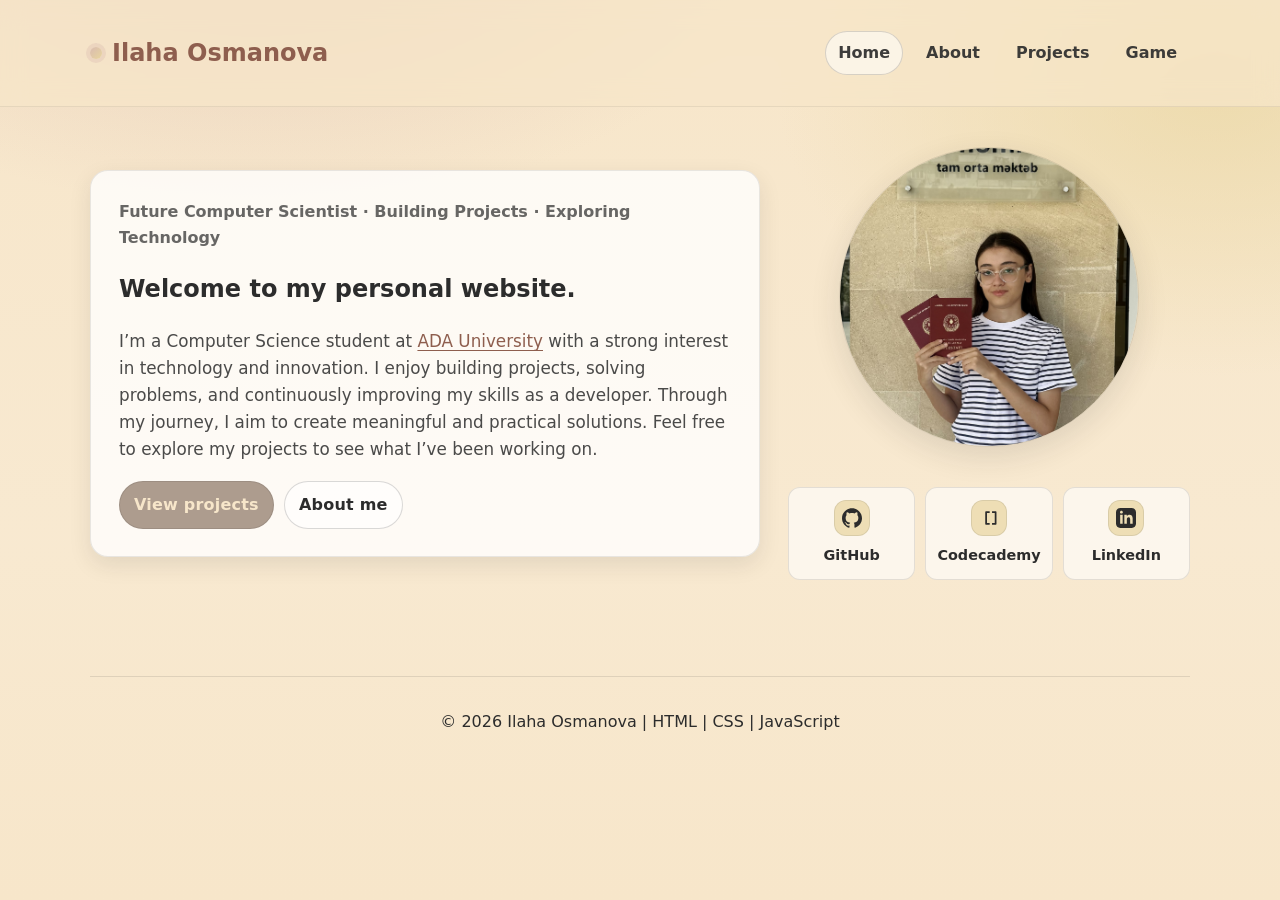
<file: index.html>
<!DOCTYPE html>
<html lang="en">
<head>
  <meta charset="UTF-8">
  <meta name="viewport" content="width=device-width, initial-scale=1.0">
  <title>Ilaha Osmanova | Personal Website</title>
  <link rel="stylesheet" href="style.css">
</head>
<body>
  <a class="skip-link" href="#main">Skip to content</a>

  <header class="site-header">
    <div class="container nav-wrap">
      <a class="brand" aria-label="Site brand" href="index.html">
        <span class="brand-mark" aria-hidden="true"></span>
        <h2> Ilaha Osmanova</h2>
      </a>

      <nav class="nav" aria-label="Primary">
        <a class="nav-link" href="index.html" aria-current="page">Home</a>
        <a class="nav-link" href="about.html">About</a>
        <a class="nav-link" href="projects.html">Projects</a>
        <a class="nav-link" href="game.html">Game</a>
      </nav>
    </div>
  </header>

  <main id="main">
    <section class="section hero" aria-label="Hero">
      <div class="container hero-grid">
        <div class="hero-copy">
          <p class="eyebrow">Future Computer Scientist · Building Projects · Exploring Technology</p>
          <h1>Welcome to my personal website.</h1>
          <p class="hero-subtitle">
            I’m a Computer Science student at <a href="https://www.ada.edu.az/en">ADA University</a> with a strong interest in technology and innovation. I enjoy building projects, solving problems, and continuously improving my skills as a developer. Through my journey, I aim to create meaningful and practical solutions. Feel free to explore my projects to see what I’ve been working on.
          </p>
          <div class="hero-actions">
            <a class="button button-primary" href="projects.html">View projects</a>
            <a class="button button-secondary" href="about.html">About me</a>
          </div>
        </div>

        <div class="hero-media" aria-label="Profile photo">
          <img
            src="images/profile.jpg"
            alt="Portrait photo of Ilaha Osmanova"
            class="avatar"
            loading="eager"
          >
        </div>

        <div class="social-links-grid" aria-label="Social links">
          <a href="https://github.com/ilahaosmanova/personal-website" target="_blank" rel="noopener noreferrer" class="social-link-card github">
            <span class="icon" aria-hidden="true">
              <svg viewBox="0 0 24 24" fill="currentColor">
                <path d="M12 .297c-6.63 0-12 5.373-12 12 0 5.303 3.438 9.8 8.205 11.385.6.113.82-.258.82-.577 0-.285-.01-1.04-.015-2.04-3.338.724-4.042-1.61-4.042-1.61C4.422 18.07 3.633 17.7 3.633 17.7c-1.087-.744.084-.729.084-.729 1.205.084 1.838 1.236 1.838 1.236 1.07 1.835 2.809 1.305 3.495.998.108-.776.417-1.305.76-1.605-2.665-.3-5.466-1.332-5.466-5.93 0-1.31.465-2.38 1.235-3.22-.135-.303-.54-1.523.105-3.176 0 0 1.005-.322 3.3 1.23.96-.267 1.98-.399 3-.405 1.02.006 2.04.138 3 .405 2.28-1.552 3.285-1.23 3.285-1.23.645 1.653.24 2.873.12 3.176.765.84 1.23 1.91 1.23 3.22 0 4.61-2.805 5.625-5.475 5.92.42.36.81 1.096.81 2.22 0 1.606-.015 2.896-.015 3.286 0 .315.21.69.825.57C20.565 22.092 24 17.592 24 12.297c0-6.627-5.373-12-12-12"/>
              </svg>
            </span>
            <span class="social-label">GitHub</span>
          </a>
          <a href="https://www.codecademy.com/profiles/SITEstudent" target="_blank" rel="noopener noreferrer" class="social-link-card codecademy">
            <span class="icon" aria-hidden="true">
              <svg viewBox="0 0 24 24" fill="currentColor">
                <path d="M12.82 20H8.35a.86.86 0 0 1-.86-.86V4.86c0-.48.38-.86.86-.86h4.47v2.09H9.58V17.9h3.24V20zm2.83 0h4.47a.86.86 0 0 0 .86-.86V4.86a.86.86 0 0 0-.86-.86h-4.47v2.09h3.24V17.9h-3.24V20z"/>
              </svg>
            </span>
            <span class="social-label">Codecademy</span>
          </a>
          <a href="https://www.linkedin.com/in/ilaha-osmanova-004886389/" target="_blank" rel="noopener noreferrer" class="social-link-card linkedin">
            <span class="icon" aria-hidden="true">
              <svg viewBox="0 0 24 24" fill="currentColor">
                <path d="M19 0h-14c-2.761 0-5 2.239-5 5v14c0 2.761 2.239 5 5 5h14c2.762 0 5-2.239 5-5v-14c0-2.761-2.238-5-5-5zm-11 19h-3v-11h3v11zm-1.5-12.268c-.966 0-1.75-.79-1.75-1.764s.784-1.764 1.75-1.764 1.75.79 1.75 1.764-.783 1.764-1.75 1.764zm13.5 12.268h-3v-5.604c0-3.368-4-3.113-4 0v5.604h-3v-11h3v1.765c1.396-2.586 7-2.777 7 2.476v6.759z"/>
              </svg>
            </span>
            <span class="social-label">LinkedIn</span>
          </a>
        </div>
      </div>
    </section>
  </main>

  <footer>
    <div class="container footer-inner">
      <p class="footer-text">
        &copy; 2026 Ilaha Osmanova <span>|</span> HTML | CSS | JavaScript
      </p>
    </div>
  </footer>
</body>
</html>
</file>
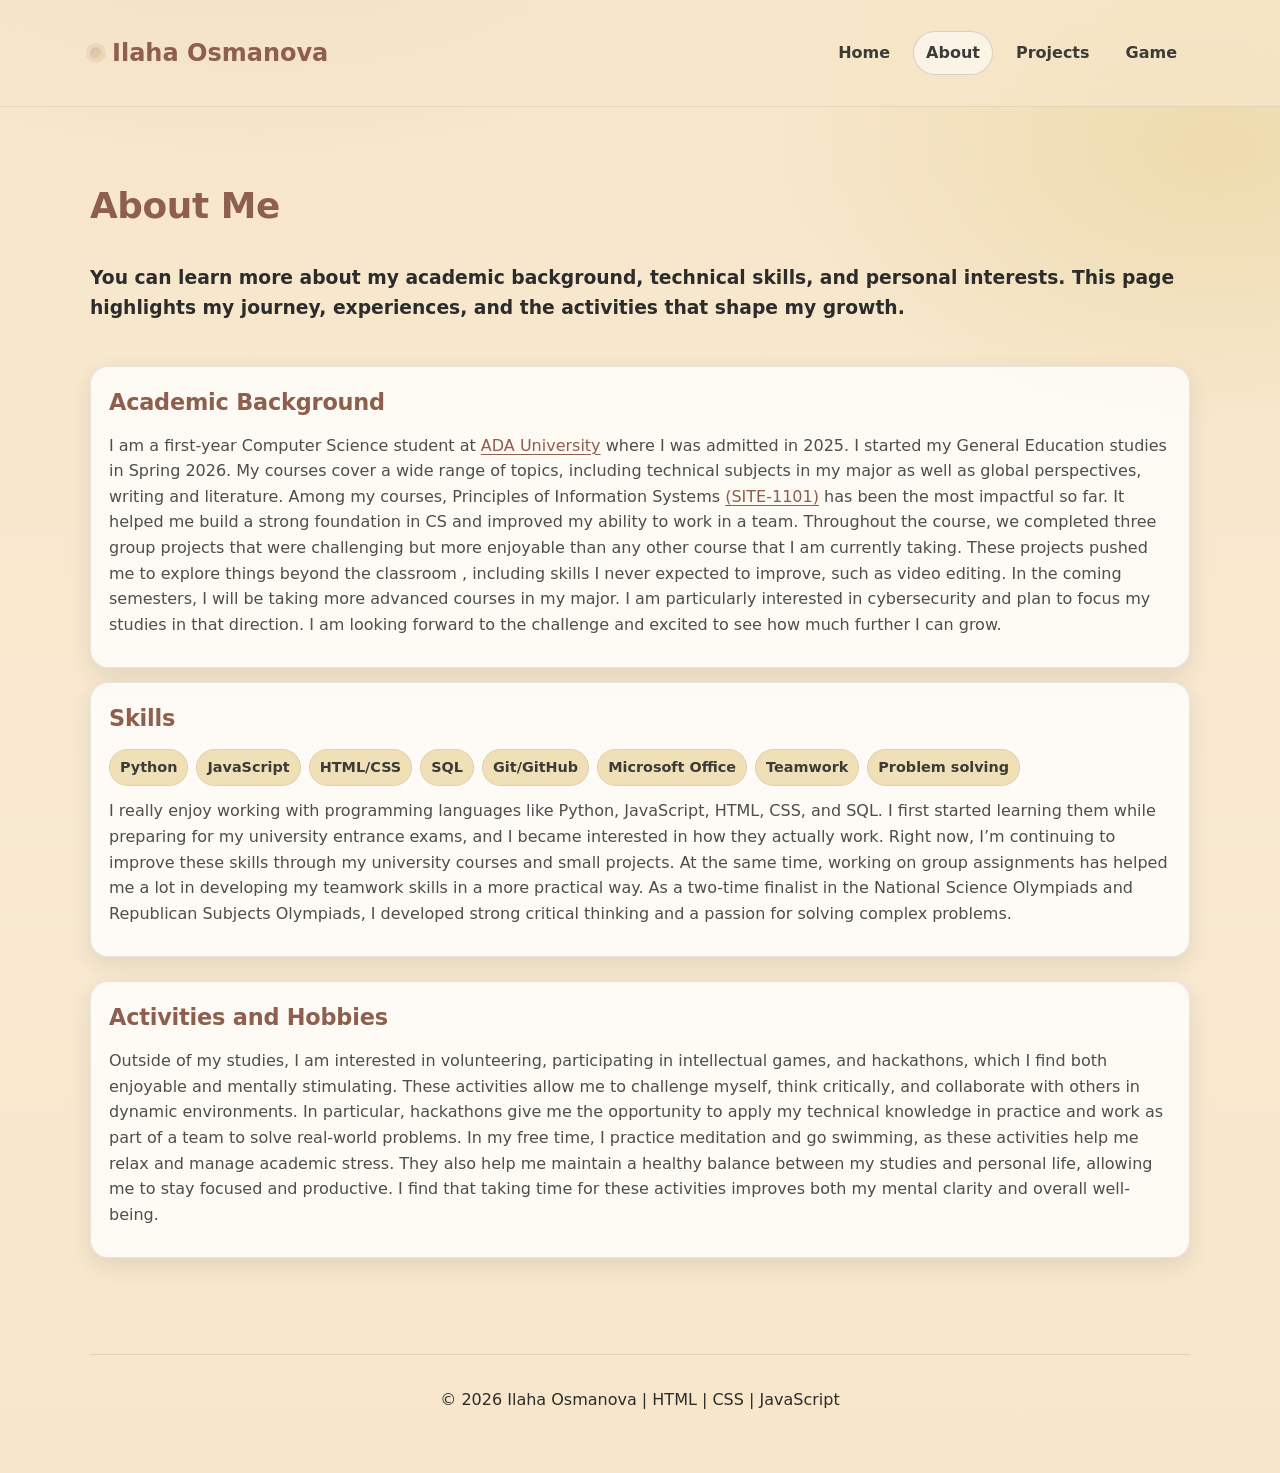
<file: about.html>
<!DOCTYPE html>
<html lang="en">
<head>
  <meta charset="UTF-8">
  <meta name="viewport" content="width=device-width, initial-scale=1.0">
  <title>About | Ilaha Osmanova</title>
  <link rel="stylesheet" href="style.css">
</head>
<body>
  <a class="skip-link" href="#main">Skip to content</a>

  <header class="site-header">
    <div class="container nav-wrap">
      <a class="brand" aria-label="Site brand" href="index.html">
        <span class="brand-mark" aria-hidden="true"></span>
        <h2>Ilaha Osmanova</h2>
      </a>

      <nav class="nav" aria-label="Primary">
        <a class="nav-link" href="index.html">Home</a>
        <a class="nav-link" href="about.html" aria-current="page">About</a>
        <a class="nav-link" href="projects.html">Projects</a>
        <a class="nav-link" href="game.html">Game</a>
      </nav>
    </div>
  </header>

  <main id="main">
    <section class="section" aria-label="About Me">
      <div class="container">
        <div class="section-head">
          <h1 class="section-title">About Me</h1>
          <h3>
            You can learn more about my academic background, technical skills, and personal interests. This page highlights my journey, experiences, and the activities that shape my growth.
          </h3>
        </div>

        <div class="grid grid-1" style="margin-top: 24px;">
          <div class="card about-card">
            <h2 class="skill-title" style="margin-bottom: 12px;">Academic Background</h2>
            <p>I am a first-year Computer Science student at <a href="https://www.ada.edu.az/en">ADA University</a> where I was admitted in 2025. I started my General Education studies in Spring 2026. My courses cover a wide range of topics, including technical subjects in my major as well as global perspectives, writing and literature.

Among my courses, Principles of Information Systems <a href="https://ada-site.github.io/SITE-1101/">(SITE-1101)</a> has been the most impactful so far. It helped me build a strong foundation in CS and improved my ability to work in a team. Throughout the course, we completed three group projects that were challenging but more enjoyable than any other course that I am currently taking. These projects pushed me to explore things beyond the classroom , including skills I never expected to improve, such as video editing.

In the coming semesters, I will be taking more advanced courses in my major. I am particularly interested in cybersecurity and plan to focus my studies in that direction. I am looking forward to the challenge and excited to see how much further I can grow.
</p>
            
          </div>

          <div class="card about-card">
            <h2 class="skill-title" style="margin-bottom: 12px;">Skills</h2>
            <div class="tag-row">
              <span class="tag">Python</span>
              <span class="tag">JavaScript</span>
              <span class="tag">HTML/CSS</span>
              <span class="tag">SQL</span>
              <span class="tag">Git/GitHub</span>
              <span class="tag">Microsoft Office</span>
              <span class="tag">Teamwork</span>
              <span class="tag">Problem solving</span>
            </div>
            <p style="margin-top: 12px;">I really enjoy working with programming languages like Python, JavaScript, HTML, CSS, and SQL. I first started learning them while preparing for my university entrance exams, and I became interested in how they actually work. Right now, I’m continuing to improve these skills through my university courses and small projects. At the same time, working on group assignments has helped me a lot in developing my teamwork skills in a more practical way. As a two-time finalist in the National Science Olympiads and Republican Subjects Olympiads, I developed strong critical thinking and a passion for solving complex problems.</p>
          </div>
        </div>

        <div class="grid grid-1" style="margin-top: 24px;">
          <div class="card about-card">
            <h2 class="skill-title" style="margin-bottom: 12px;">Activities and Hobbies</h2>
            <p>Outside of my studies, I am interested in volunteering, participating in intellectual games, and hackathons, which I find both enjoyable and mentally stimulating. These activities allow me to challenge myself, think critically, and collaborate with others in dynamic environments. In particular, hackathons give me the opportunity to apply my technical knowledge in practice and work as part of a team to solve real-world problems.

In my free time, I practice meditation and go swimming, as these activities help me relax and manage academic stress. They also help me maintain a healthy balance between my studies and personal life, allowing me to stay focused and productive. I find that taking time for these activities improves both my mental clarity and overall well-being.</p>
          </div>


          </div>
        </div>
      </div>
    </section>
  </main>

  <footer>
    <div class="container footer-inner">
      <p class="footer-text">
        &copy; 2026 Ilaha Osmanova <span>|</span> HTML | CSS | JavaScript
      </p>
    </div>
  </footer>
</body>
</html>
</file>
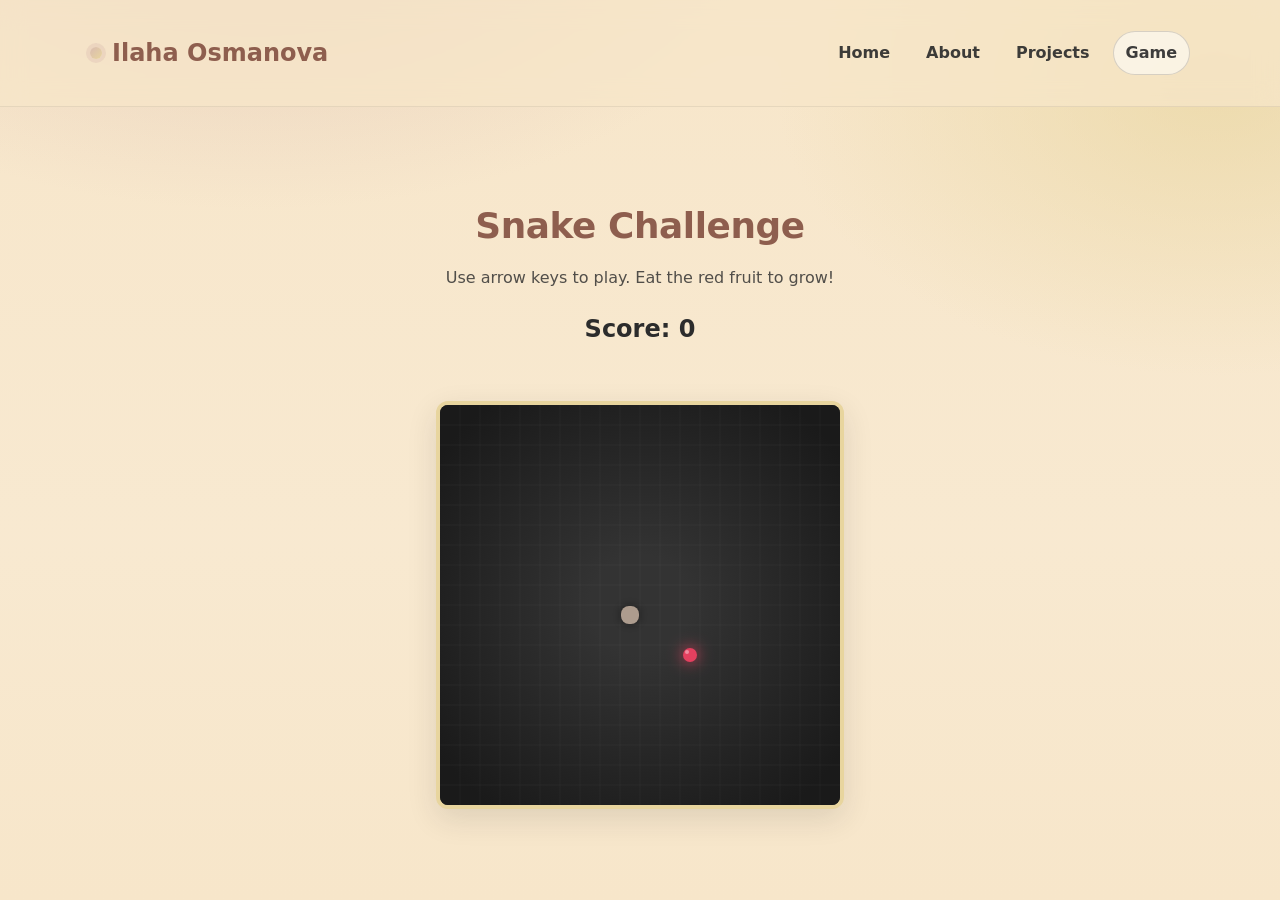
<file: game.html>
<!DOCTYPE html>
<html lang="en">
<head>
  <meta charset="UTF-8">
  <meta name="viewport" content="width=device-width, initial-scale=1.0">
  <title>Snake Game | Ilaha Osmanova</title>
  <link rel="stylesheet" href="style.css">
</head>
<body>
  <header class="site-header">
    <div class="container nav-wrap">
      <a class="brand" aria-label="Site brand" href="index.html">
        <span class="brand-mark" aria-hidden="true"></span>
        <h2>Ilaha Osmanova</h2>
      </a>
      <nav class="nav" aria-label="Primary">
        <a class="nav-link" href="index.html">Home</a>
        <a class="nav-link" href="about.html">About</a>
        <a class="nav-link" href="projects.html">Projects</a>
        <a class="nav-link" href="game.html" aria-current="page">Game</a>
      </nav>
    </div>
  </header>

  <main id="main">
    <section class="section">
      <div class="container game-container">
        <div class="section-head" style="text-align: center;">
          <h1 class="section-title">Snake Challenge</h1>
          <p class="section-lead">Use arrow keys to play. Eat the red fruit to grow!</p>
          <div class="score-board">Score: <span id="currentScore">0</span></div>
        </div>

        <div style="position: relative;">
          <canvas id="gameCanvas" width="400" height="400"></canvas>
          <div id="gameOver" class="game-overlay" style="display: none;">
            <h2>Game Over!</h2>
            <button class="button button-primary" onclick="resetGame()">Try Again</button>
          </div>
        </div>

        <div class="game-controls">
          <div></div>
          <button class="button" onclick="changeDir('UP')">▲</button>
          <div></div>
          <button class="button" onclick="changeDir('LEFT')">◀</button>
          <button class="button" onclick="changeDir('DOWN')">▼</button>
          <button class="button" onclick="changeDir('RIGHT')">▶</button>
        </div>
      </div>
    </section>
  </main>

  <script>
    const canvas = document.getElementById("gameCanvas");
    const ctx = canvas.getContext("2d");
    const scoreElement = document.getElementById("currentScore");
    const overlay = document.getElementById("gameOver");
    const box = 20;
    const snakePalette = ["#AD9C8E", "#D9BBB0", "#E8D59E", "#8EAD9C", "#B0C4D9", "#C7B0D9"];
    
    let score = 0;
    let game;
    let snake, food, d;
    let currentColorIndex = 0;

    function resetGame() {
      snake = [{ x: 9 * box, y: 10 * box }];
      food = spawnFood();
      d = null;
      score = 0;
      currentColorIndex = 0;
      scoreElement.innerText = score;
      overlay.style.display = "none";
      if (game) clearInterval(game);
      game = setInterval(draw, 100);
    }

    function spawnFood() {
      return {
        x: Math.floor(Math.random() * 19 + 1) * box,
        y: Math.floor(Math.random() * 19 + 1) * box
      };
    }

    document.addEventListener("keydown", direction);
    function direction(event) {
      if(event.keyCode == 37 && d != "RIGHT") d = "LEFT";
      else if(event.keyCode == 38 && d != "DOWN") d = "UP";
      else if(event.keyCode == 39 && d != "LEFT") d = "RIGHT";
      else if(event.keyCode == 40 && d != "UP") d = "DOWN";
    }

    function changeDir(dir) {
      if(dir == "LEFT" && d != "RIGHT") d = "LEFT";
      if(dir == "UP" && d != "DOWN") d = "UP";
      if(dir == "RIGHT" && d != "LEFT") d = "RIGHT";
      if(dir == "DOWN" && d != "UP") d = "DOWN";
    }

    function collision(head, array) {
      for(let i = 0; i < array.length; i++) {
        if(head.x == array[i].x && head.y == array[i].y) return true;
      }
      return false;
    }

    function draw() {
      // Realistic background with radial gradient for depth
      const bgGrad = ctx.createRadialGradient(canvas.width/2, canvas.height/2, 50, canvas.width/2, canvas.height/2, 250);
      bgGrad.addColorStop(0, "#333333");
      bgGrad.addColorStop(1, "#1a1a1a");
      ctx.fillStyle = bgGrad;
      ctx.fillRect(0, 0, canvas.width, canvas.height);

      // Draw subtle grid lines
      ctx.strokeStyle = "rgba(255, 255, 255, 0.03)";
      ctx.lineWidth = 1;
      for(let i = box; i < canvas.width; i += box) {
        ctx.beginPath(); ctx.moveTo(i, 0); ctx.lineTo(i, canvas.height); ctx.stroke();
        ctx.beginPath(); ctx.moveTo(0, i); ctx.lineTo(canvas.width, i); ctx.stroke();
      }

      // Draw Glowing Food (Berry style)
      const pulse = Math.sin(Date.now() / 200) * 2;
      ctx.shadowBlur = 15;
      ctx.shadowColor = "#e4405f";
      ctx.fillStyle = "#e4405f";
      ctx.beginPath();
      ctx.arc(food.x + box/2, food.y + box/2, (box/2 - 4) + pulse/2, 0, Math.PI * 2);
      ctx.fill();
      
      // Food highlight
      ctx.shadowBlur = 0;
      ctx.fillStyle = "rgba(255, 255, 255, 0.4)";
      ctx.beginPath();
      ctx.arc(food.x + box/2 - 3, food.y + box/2 - 3, 2, 0, Math.PI * 2);
      ctx.fill();

      // Draw Snake with rounded segments and shadows
      for(let i = 0; i < snake.length; i++) {
        const isHead = (i == 0);
        ctx.fillStyle = isHead ? snakePalette[currentColorIndex] : "#E8D59E";
        ctx.shadowBlur = isHead ? 10 : 4;
        ctx.shadowColor = "rgba(0,0,0,0.5)";
        
        ctx.beginPath();
        ctx.roundRect(snake[i].x + 1, snake[i].y + 1, box - 2, box - 2, isHead ? 8 : 4);
        ctx.fill();
        ctx.shadowBlur = 0;

        // Add expressive eyes to the head
        if (isHead && d) {
          ctx.fillStyle = "white";
          let e1 = {x:0, y:0}, e2 = {x:0, y:0};
          if (d === "UP")    { e1={x:6,y:6};  e2={x:14,y:6}; }
          if (d === "DOWN")  { e1={x:6,y:14}; e2={x:14,y:14}; }
          if (d === "LEFT")  { e1={x:6,y:6};  e2={x:6,y:14}; }
          if (d === "RIGHT") { e1={x:14,y:6}; e2={x:14,y:14}; }
          
          [e1, e2].forEach(e => {
            ctx.beginPath(); ctx.arc(snake[i].x + e.x, snake[i].y + e.y, 3, 0, Math.PI*2); ctx.fill();
            ctx.fillStyle = "black";
            ctx.beginPath(); ctx.arc(snake[i].x + e.x, snake[i].y + e.y, 1.5, 0, Math.PI*2); ctx.fill();
            ctx.fillStyle = "white";
          });
        }
      }

      // Only run movement and collision logic if a direction is set
      if (!d) return;

      let snakeX = snake[0].x;
      let snakeY = snake[0].y;

      if( d == "LEFT") snakeX -= box;
      if( d == "UP") snakeY -= box;
      if( d == "RIGHT") snakeX += box;
      if( d == "DOWN") snakeY += box;

      if(snakeX == food.x && snakeY == food.y) {
        score++;
        scoreElement.innerText = score;
        food = spawnFood();
        // Cycle to next color in palette
        currentColorIndex = (currentColorIndex + 1) % snakePalette.length;
      } else {
        snake.pop();
      }

      let newHead = { x: snakeX, y: snakeY };

      if(snakeX < 0 || snakeX >= canvas.width || snakeY < 0 || snakeY >= canvas.height || collision(newHead, snake)) {
        clearInterval(game);
        overlay.style.display = "flex";
      }

      snake.unshift(newHead);
    }

    resetGame();
  </script>
</body>
</html>
</file>
<file: style.css>
/* Minimal, warm, cozy portfolio stylesheet
   Palette: #F7E6CA (bg), #E8D59E (accents), #D9BBB0 (cards), #AD9C8E (buttons)
   Text: #2C2C2C
*/

:root {
  --bg: #F7E6CA;
  --accent: #E8D59E;
  --card: #D9BBB0;
  --button: #AD9C8E;
  --text: #2C2C2C;

  --surface: rgba(255, 255, 255, 0.78);
  --surface-2: rgba(255, 255, 255, 0.60);
  --border: rgba(44, 44, 44, 0.12);
  --shadow: 0 10px 30px rgba(44, 44, 44, 0.12);
  --shadow-soft: 0 8px 22px rgba(44, 44, 44, 0.10);
  --radius: 18px;
  --radius-sm: 12px;
  --container: 1100px;
  --font: ui-sans-serif, system-ui, -apple-system, Segoe UI, Roboto, Helvetica, Arial;
}

* { box-sizing: border-box; }

html {
  scroll-behavior: smooth;
  scroll-padding-top: 86px;
}

body {
  margin: 0;
  font-family: var(--font);
  line-height: 1.6;
  color: var(--text);
  background:
    radial-gradient(900px 500px at 20% -10%, rgba(217, 187, 176, 0.55), transparent 60%),
    radial-gradient(800px 520px at 95% 10%, rgba(232, 213, 158, 0.65), transparent 55%),
    linear-gradient(180deg, var(--bg) 0%, rgba(247, 230, 202, 0.88) 60%, rgba(247, 230, 202, 1) 100%);
  min-height: 100vh;
}

img { max-width: 100%; display: block; }

a {
  color: #8E5E4E;
  font-weight: 500;
  text-decoration-thickness: 1px;
  text-underline-offset: 3px;
  transition: color 160ms ease, opacity 160ms ease;
}

a:hover { 
  opacity: 0.8;
  text-decoration: underline;
}

.container {
  width: min(var(--container), calc(100% - 32px));
  margin: 0 auto;
}

.skip-link {
  position: absolute;
  left: -9999px;
  top: 12px;
  background: rgba(255, 255, 255, 0.95);
  color: var(--text);
  padding: 10px 12px;
  border-radius: 10px;
  border: 1px solid var(--border);
  z-index: 1000;
}

.skip-link:focus { left: 12px; }

/* Header / nav */
.site-header {
  position: sticky;
  top: 0;
  z-index: 50;
  backdrop-filter: blur(12px);
  background: rgba(247, 230, 202, 0.72);
  border-bottom: 1px solid rgba(44, 44, 44, 0.08);
}

.nav-wrap {
  display: flex;
  align-items: center;
  justify-content: space-between;
  gap: 16px;
  padding: 14px 0;
}

.brand {
  display: inline-flex;
  align-items: center;
  gap: 10px;
  user-select: none;
  text-decoration: none;
}

.brand:hover { text-decoration: none; }

.brand-mark {
  width: 12px;
  height: 12px;
  border-radius: 50%;
  background: linear-gradient(135deg, var(--card), var(--accent));
  box-shadow: 0 0 0 4px rgba(217, 187, 176, 0.35);
}
.brand-name { 
  font-weight: 800; 
  font-size: 25px; 
  letter-spacing: 0.6px;
  background: linear-gradient(135deg, #2C2C2C, #8E5E4E);
  -webkit-background-clip: text;
  -webkit-text-fill-color: transparent;
}
.brand:hover .brand-name {
  opacity: 0.8;
}

.nav {
  display: flex;
  align-items: center;
  gap: 10px;
  flex-wrap: wrap;
  justify-content: flex-end;
}

.nav-link {
  display: inline-block;
  padding: 8px 12px;
  border-radius: 999px;
  border: 1px solid transparent;
  color: rgba(44, 44, 44, 0.92);
  text-decoration: none;
  font-weight: 600;
  transition: background 160ms ease, border-color 160ms ease, transform 160ms ease, color 160ms ease;
}

.nav-link:hover {
  text-decoration: none;
  border-color: rgba(44, 44, 44, 0.12);
  background: var(--accent);
  color: #2C2C2C;
  transform: translateY(-1px);
}

.nav-link[aria-current="page"] {
  border-color: rgba(44, 44, 44, 0.18);
  background: rgba(255, 255, 255, 0.55);
}

/* Sections */
.section { padding: 70px 0; }

.section.alt {
  background: linear-gradient(
    180deg,
    rgba(232, 213, 158, 0.35) 0%,
    rgba(232, 213, 158, 0.15) 100%
  );
  border-top: 1px solid rgba(44, 44, 44, 0.06);
  border-bottom: 1px solid rgba(44, 44, 44, 0.06);
}

.section-head {
  display: grid;
  gap: 10px;
  margin-bottom: 18px;
}

.section-title {
  margin: 0;
  font-size: clamp(26px, 2.8vw, 38px);
  letter-spacing: -0.4px;
  color: #8E5E4E;
}

.section-lead {
  margin: 0;
  color: rgba(44, 44, 44, 0.82);
  max-width: 72ch;
}

/* Hero */
.hero { padding-top: 40px; }

.hero-grid {
  display: grid;
  grid-template-columns: 1.25fr 0.75fr;
  grid-template-areas: 
    "copy media"
    "copy links";
  align-items: center;
  gap: 28px;
}

.hero-copy {
  grid-area: copy;
  background: var(--surface);
  border: 1px solid rgba(44, 44, 44, 0.10);
  box-shadow: var(--shadow-soft);
  border-radius: var(--radius);
  padding: 28px;
  transition: transform 0.3s ease, box-shadow 0.3s ease;
}

.hero-copy:hover {
  transform: translateY(-4px);
  box-shadow: var(--shadow);
}

.eyebrow {
  margin: 0 0 10px 0;
  font-weight: 650;
  color: rgba(44, 44, 44, 0.72);
}

.hero-title {
  margin: 0 0 10px 0;
  font-size: clamp(34px, 4.2vw, 56px);
  letter-spacing: -0.9px;
  line-height: 1.05;
}

.hero-subtitle {
  margin: 0 0 18px 0;
  font-size: 1.05rem;
  color: rgba(44, 44, 44, 0.86);
  max-width: 64ch;
}

.hero-actions { display: flex; gap: 10px; flex-wrap: wrap; }
.hero-media { 
  grid-area: media;
  display: grid; 
  gap: 12px; 
  justify-items: center; 
}

.avatar {
  width: min(300px, 78vw);
  aspect-ratio: 1 / 1;
  object-fit: cover;
  border-radius: 999px;
  border: 1px solid rgba(44, 44, 44, 0.14);
  box-shadow: var(--shadow);
  transition: transform 0.4s ease, box-shadow 0.4s ease;
}

.avatar:hover {
  transform: scale(1.03) rotate(2deg);
  box-shadow: var(--shadow-soft);
}

/* New social links section */
.social-links-grid {
  grid-area: links;
  width: 100%;
  display: grid;
  grid-template-columns: repeat(auto-fit, minmax(100px, 1fr));
  gap: 10px;
  margin-top: 12px;
}

.social-link-card {
  display: flex;
  flex-direction: column;
  align-items: center;
  justify-content: center;
  padding: 12px;
  border-radius: var(--radius-sm);
  border: 1px solid var(--border);
  background: var(--surface-2);
  text-decoration: none;
  color: var(--text);
  transition: transform 160ms ease, box-shadow 160ms ease, background 160ms ease;
}

.social-link-card:hover {
  transform: translateY(-2px);
  box-shadow: var(--shadow-soft);
  background: rgba(255, 255, 255, 0.7);
}

.social-link-card.github:hover {
  color: #181717; /* GitHub brand black */
}

.social-link-card.codecademy:hover {
  color: #f0aa30; /* Codecademy brand yellow */
}

.social-link-card.linkedin:hover {
  color: #0077b5; /* LinkedIn brand blue */
}

.social-link-card .icon {
  margin-bottom: 8px;
  width: 36px; /* Slightly larger icons for prominence */
  height: 36px;
  /* Inherits other icon styling from global .icon */
}

.social-link-card .icon svg {
  width: 20px; /* Adjust SVG size within the icon container */
  height: 20px;
}

.social-label {
  font-weight: 600;
  font-size: 0.9rem; /* Consistent with other labels */
  text-align: center;
  white-space: nowrap; /* Prevent label from wrapping */
  overflow: hidden;
  text-overflow: ellipsis; /* Add ellipsis if text is too long */
}

/* Buttons */
.button {
  display: inline-flex;
  align-items: center;
  justify-content: center;
  padding: 10px 14px;
  border-radius: 999px;
  border: 1px solid rgba(44, 44, 44, 0.18);
  text-decoration: none;
  font-weight: 700;
  letter-spacing: 0.2px;
  transition: transform 160ms ease, box-shadow 160ms ease, background 160ms ease, opacity 160ms ease;
  will-change: transform;
}

.button:hover {
  text-decoration: none;
  transform: translateY(-1px);
  box-shadow: 0 10px 20px rgba(44, 44, 44, 0.12);
}

.button:active { transform: translateY(0); box-shadow: none; }

.button-primary {
  background: var(--button);
  color: var(--bg);
  border-color: rgba(44, 44, 44, 0.12);
}

.button-primary:hover { background: rgba(173, 156, 142, 0.92); }
.button-secondary { background: var(--surface-2); color: var(--text); }

/* Cards, pills, tags */
.card {
  border-radius: var(--radius);
  border: 1px solid rgba(44, 44, 44, 0.10);
  background: rgba(217, 187, 176, 0.38);
  box-shadow: var(--shadow-soft);
  transition: transform 0.3s ease, box-shadow 0.3s ease, border-color 0.3s ease;
}

.card:hover {
  transform: translateY(-5px);
  box-shadow: 0 15px 35px rgba(44, 44, 44, 0.15);
  border-color: var(--accent);
}

.pill-row { display: flex; flex-wrap: wrap; gap: 8px; }

.pill {
  padding: 7px 10px;
  border-radius: 999px;
  border: 1px solid rgba(44, 44, 44, 0.12);
  background: rgba(247, 230, 202, 0.65);
  font-weight: 650;
  font-size: 0.92rem;
  transition: background 0.2s, transform 0.2s;
}

.pill:hover {
  background: var(--accent);
  transform: scale(1.05);
}

.tag-row { display: flex; flex-wrap: wrap; gap: 8px; margin-top: 10px; }

.tag {
  padding: 6px 10px;
  border-radius: 999px;
  background: rgba(232, 213, 158, 0.70);
  border: 1px solid rgba(44, 44, 44, 0.08);
  color: rgba(44, 44, 44, 0.92);
  font-weight: 650;
  font-size: 0.9rem;
  transition: background 0.2s, border-color 0.2s;
}

.tag:hover {
  background: var(--card);
  border-color: var(--button);
}

/* About */
.about-card { padding: 18px; background: var(--surface); }
.about-card p { margin: 0 0 12px 0; color: rgba(44, 44, 44, 0.84); }

/* Grids */
.grid { display: grid; gap: 14px; }
.grid-2 { grid-template-columns: repeat(2, 1fr); }
.grid-3 { grid-template-columns: repeat(3, 1fr); }

/* Skills */
.skill { padding: 16px; background: var(--surface); }
.skill-top { display: flex; align-items: center; gap: 10px; }
.skill-title { margin: 0; font-size: 1.4rem; letter-spacing: -0.2px; color: #8E5E4E; }

.icon {
  width: 40px;
  height: 40px;
  display: grid;
  place-items: center;
  border-radius: 12px;
  background: rgba(232, 213, 158, 0.70);
  border: 1px solid rgba(44, 44, 44, 0.10);
  color: var(--text);
}

.icon svg { width: 22px; height: 22px; }

/* Projects */
.project { overflow: hidden; background: var(--surface); }

.project-media {
  display: grid;
  grid-template-columns: 1fr 1fr;
  border-bottom: 1px solid rgba(44, 44, 44, 0.10);
  overflow: hidden;
}

.project-image {
  width: 100%;
  height: 240px;
  object-fit: cover;
  transition: transform 0.5s ease;
  cursor: pointer;
}

.project-image:hover {
  transform: scale(1.05);
}

.project-media .project-image { border-bottom: none; }
.project-media .project-image:not(:last-child) {
  border-right: 1px solid rgba(44, 44, 44, 0.10);
}

.project-body { padding: 16px; }
.project-title { margin: 0 0 8px 0; font-size: 1.15rem; letter-spacing: -0.2px; }
.project-text { margin: 0 0 12px 0; color: rgba(44, 44, 44, 0.84); }

.project-actions {
  display: flex;
  gap: 10px;
  flex-wrap: wrap;
  margin: 0 0 12px 0;
}

/* Game Styles */
.game-container {
  display: flex;
  flex-direction: column;
  align-items: center;
  gap: 24px;
  margin-top: 20px;
}

#gameCanvas {
  background: #2c2c2c;
  border: 4px solid var(--accent);
  border-radius: var(--radius-sm);
  box-shadow: var(--shadow);
  max-width: 100%;
  height: auto;
}

.score-board {
  font-size: 1.5rem;
  font-weight: 800;
  margin: 10px 0;
  color: var(--text);
}

.game-overlay {
  position: absolute;
  top: 0;
  left: 0;
  width: 100%;
  height: 100%;
  background: rgba(0, 0, 0, 0.75);
  display: flex;
  flex-direction: column;
  align-items: center;
  justify-content: center;
  color: white;
  border-radius: var(--radius-sm);
  z-index: 10;
}
.game-overlay h2 { margin-bottom: 20px; }

.game-controls {
  display: grid;
  grid-template-columns: repeat(3, 1fr);
  gap: 12px;
}

.game-controls .button { width: 60px; height: 60px; font-size: 20px; }
@media (min-width: 768px) { .game-controls { display: none; } }

/* Contact */
.contact-card { padding: 18px; background: var(--surface); }
.contact-grid { align-items: start; }

.contact-list {
  list-style: none;
  padding: 0;
  margin: 0;
  display: grid;
  gap: 10px;
}

.contact-item {
  display: flex;
  gap: 10px;
  align-items: center;
  padding: 12px 12px;
  border-radius: 14px;
  border: 1px solid rgba(44, 44, 44, 0.10);
  background: var(--surface-2);
}

.contact-item strong { font-weight: 800; }

/* Footer */
footer { padding: 26px 0 44px; }

.footer-inner {
  border-top: 1px solid rgba(44, 44, 44, 0.12);
  padding-top: 16px;
  display: flex;
  justify-content: center;
  align-items: center;
  gap: 10px;
  flex-wrap: wrap;
}

/* Responsive */
@media (max-width: 1024px) {
  .hero-grid { 
    grid-template-columns: 1fr;
    grid-template-areas: 
      "media"
      "copy"
      "links";
  }
  .hero-media { order: 1; }
  .hero-copy { order: 2; margin-top: 20px; }
  .social-links-grid { order: 3; margin-top: 24px; }
  .grid-3 { grid-template-columns: 1fr; }
  .grid-2 { grid-template-columns: 1fr; }
}

@media (max-width: 768px) {
  .section { padding: 48px 0; }
  .hero-copy, .hero-media { text-align: center; }
  .hero-actions { justify-content: center; }
  .social-links-grid { grid-template-columns: repeat(auto-fit, minmax(80px, 1fr)); }
}

@media (max-width: 650px) {
  .project-media { grid-template-columns: 1fr; }
  .project-media .project-image { height: 200px; }
  .project-media .project-image:not(:last-child) {
    border-right: none;
    border-bottom: 1px solid rgba(44, 44, 44, 0.10);
  }
}

@media (max-width: 480px) {
  html { scroll-padding-top: 110px; }
  .nav-wrap { flex-direction: column; gap: 12px; padding: 12px 0; }
  .nav { justify-content: center; width: 100%; }
  .nav-link { padding: 6px 10px; font-size: 0.9rem; }
  .hero-title { font-size: 32px; }
  .section-title { font-size: 28px; }
}
</file>
